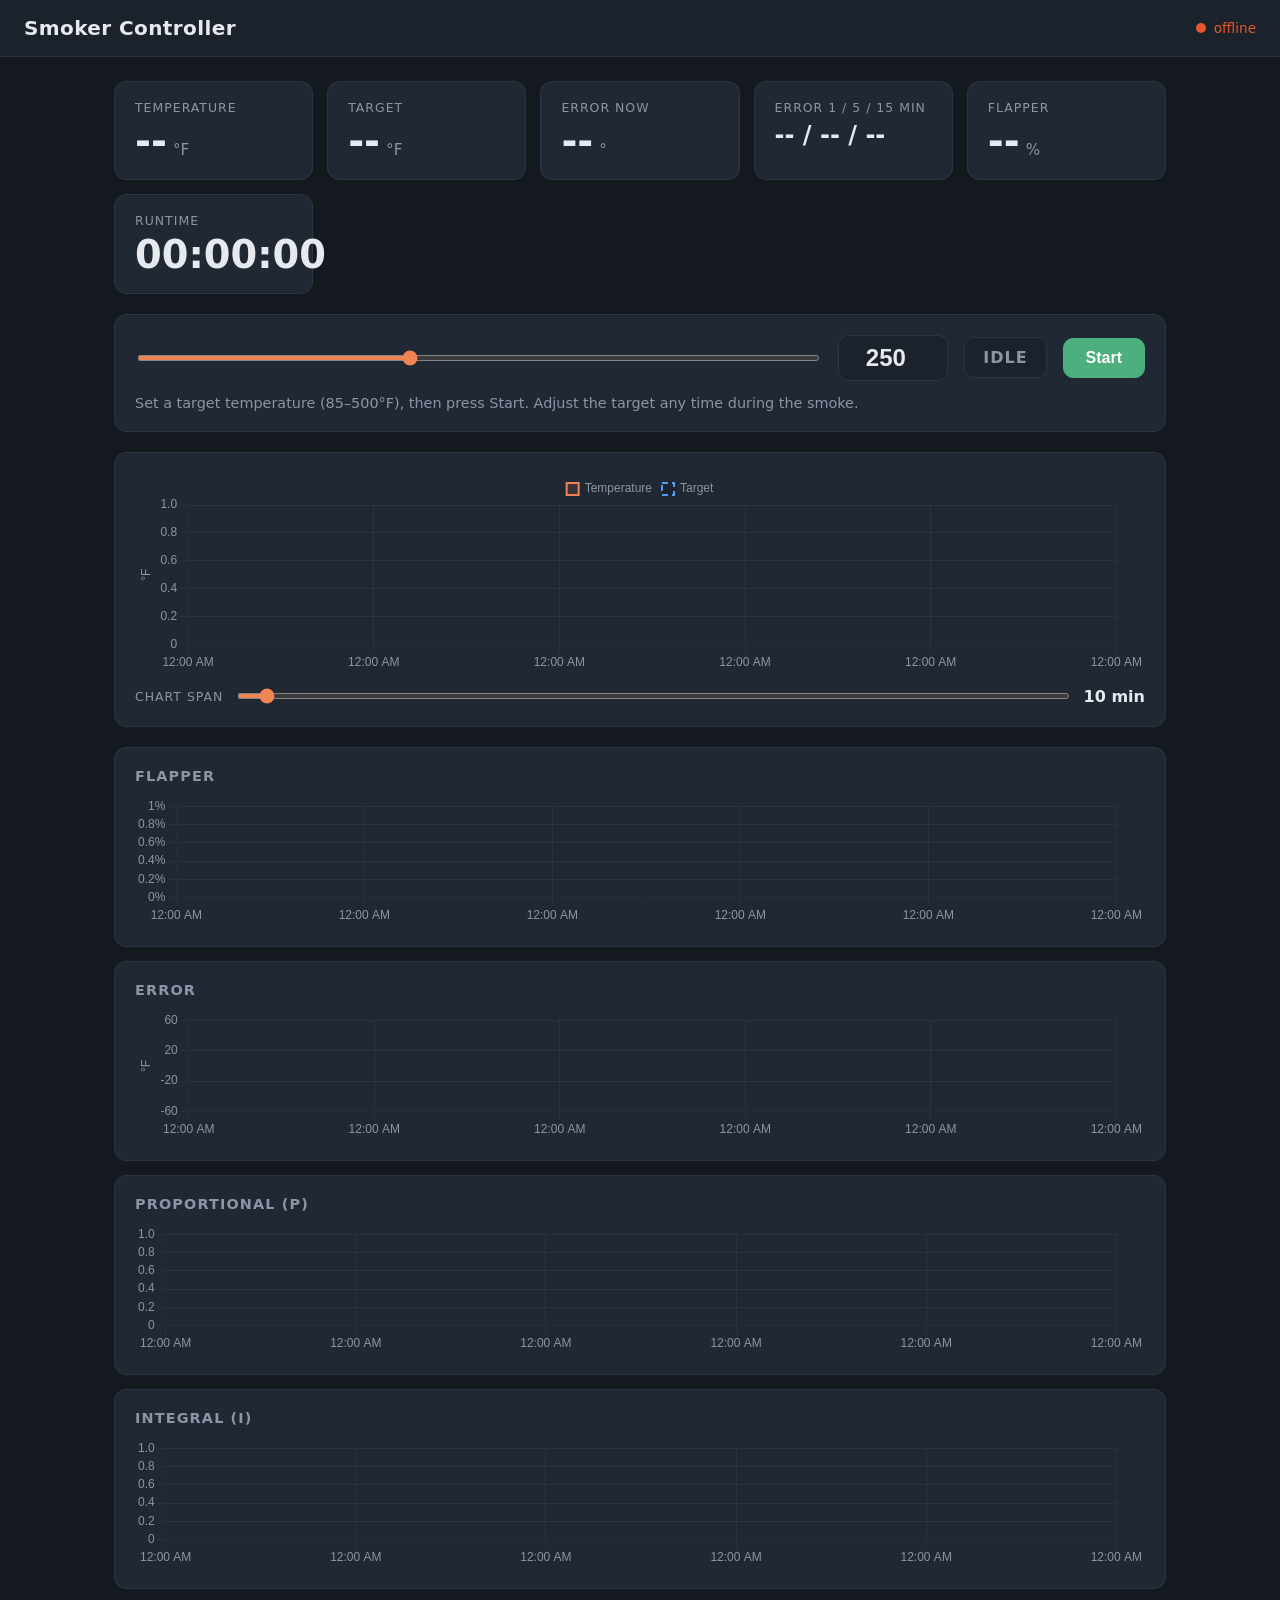
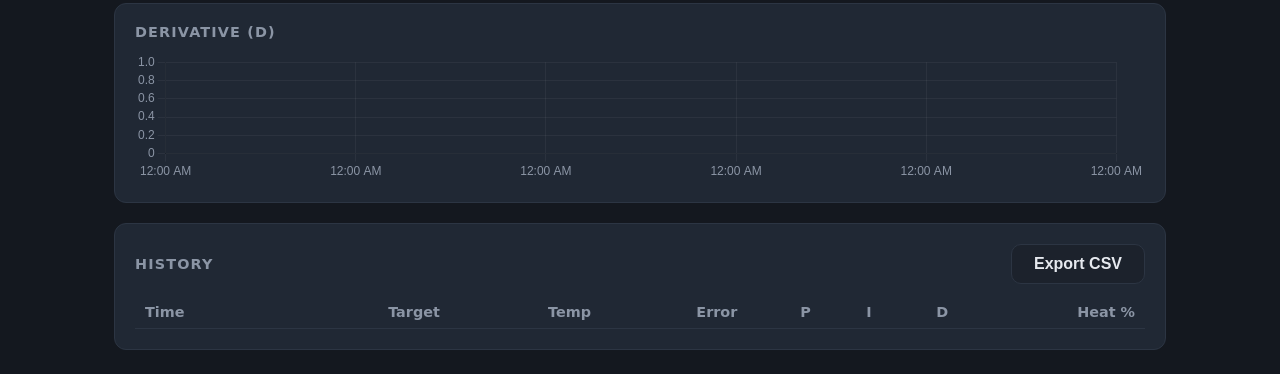
<file: public/index.html>
<!DOCTYPE html>
<html lang="en">
<head>
  <meta charset="utf-8">
  <meta name="viewport" content="width=device-width, initial-scale=1.0">
  <title>Smoker Controller</title>
  <link rel="stylesheet" href="assets/css/style.css">
</head>
<body>
  <header class="topbar">
    <h1>Smoker Controller</h1>
    <div class="connection" id="connection">
      <span class="dot"></span><span id="connection-text">connecting</span>
    </div>
  </header>

  <main class="layout">
    <section class="readouts">
      <div class="readout">
        <span class="label">Temperature</span>
        <div class="value-row">
          <span class="value" id="temp">--</span>
          <span class="unit" id="temp-unit">&deg;F</span>
        </div>
      </div>
      <div class="readout">
        <span class="label">Target</span>
        <div class="value-row">
          <span class="value" id="setpoint">--</span>
          <span class="unit" id="setpoint-unit">&deg;F</span>
        </div>
      </div>
      <div class="readout">
        <span class="label">Error now</span>
        <div class="value-row">
          <span class="value" id="error-now">--</span>
          <span class="unit">&deg;</span>
        </div>
      </div>
      <div class="readout">
        <span class="label">Error 1 / 5 / 15 min</span>
        <span class="value small" id="error-avg">-- / -- / --</span>
      </div>
      <div class="readout" id="flapper-readout">
        <span class="label">Flapper</span>
        <div class="value-row">
          <span class="value" id="heat">--</span>
          <span class="unit">%</span>
        </div>
        <span class="wood-warning">Add Wood</span>
      </div>
      <div class="readout">
        <span class="label">Runtime</span>
        <span class="value" id="runtime">00:00:00</span>
      </div>
    </section>

    <section class="card controls">
      <div class="setpoint-row">
        <input type="range" id="setpoint-slider" min="85" max="500" step="5" value="250">
        <input type="number" id="setpoint-input" min="85" max="500" step="5" value="250" aria-label="Target temperature">
        <div class="state-badge" id="state-badge">IDLE</div>
        <button id="start" class="btn btn-start" type="button">Start</button>
        <button id="stop" class="btn btn-stop" type="button" hidden>Stop</button>
      </div>
      <p class="hint" id="hint">Set a target temperature (85&ndash;500&deg;F), then press Start. Adjust the target any time during the smoke.</p>
    </section>

    <section class="card">
      <div class="chart-wrap chart-wrap-temps">
        <canvas id="chart-temps"></canvas>
      </div>
      <div class="time-span">
        <label for="time-span">Chart span</label>
        <input type="range" id="time-span" min="2" max="300" step="1" value="10">
        <output id="time-span-val">10 min</output>
      </div>
    </section>

    <section class="diagnostics">
      <div class="card">
        <h2 class="card-title">Flapper</h2>
        <div class="chart-wrap">
          <canvas id="chart-heat"></canvas>
        </div>
      </div>
      <div class="card">
        <h2 class="card-title">Error</h2>
        <div class="chart-wrap">
          <canvas id="chart-error"></canvas>
        </div>
      </div>
      <div class="card">
        <h2 class="card-title">Proportional (P)</h2>
        <div class="chart-wrap">
          <canvas id="chart-p"></canvas>
        </div>
      </div>
      <div class="card">
        <h2 class="card-title">Integral (I)</h2>
        <div class="chart-wrap">
          <canvas id="chart-i"></canvas>
        </div>
      </div>
      <div class="card">
        <h2 class="card-title">Derivative (D)</h2>
        <div class="chart-wrap">
          <canvas id="chart-d"></canvas>
        </div>
      </div>
    </section>

    <section class="card">
      <div class="table-head">
        <h2 class="card-title">History</h2>
        <button id="csv" class="btn" type="button">Export CSV</button>
      </div>
      <div class="table-wrap">
        <table id="history-table">
          <thead>
            <tr>
              <th>Time</th>
              <th>Target</th>
              <th>Temp</th>
              <th>Error</th>
              <th>P</th>
              <th>I</th>
              <th>D</th>
              <th>Heat %</th>
            </tr>
          </thead>
          <tbody></tbody>
        </table>
      </div>
    </section>
  </main>

  <script src="assets/js/chart.umd.min.js"></script>
  <script src="assets/js/app.js"></script>
</body>
</html>
</file>
<file: public/assets/css/style.css>
:root {
  --bg: #14181f;
  --bg-elevated: #1c222c;
  --card: #202834;
  --border: #2c3543;
  --text: #e6e9ef;
  --text-dim: #8b95a5;
  --accent: #ef8354;
  --good: #4caf7d;
  --danger: #e4572e;
  --info: #4f9cf9;
  --radius: 12px;
  --font: system-ui, -apple-system, "Segoe UI", Roboto, Helvetica, Arial, sans-serif;
}

* { box-sizing: border-box; }

body {
  margin: 0;
  background: var(--bg);
  color: var(--text);
  font-family: var(--font);
  font-size: 16px;
  min-height: 100vh;
}

.topbar {
  display: flex;
  align-items: center;
  justify-content: space-between;
  padding: 16px 24px;
  background: var(--bg-elevated);
  border-bottom: 1px solid var(--border);
}

.topbar h1 {
  margin: 0;
  font-size: 1.25rem;
  font-weight: 700;
  letter-spacing: 0.02em;
}

.connection {
  display: flex;
  align-items: center;
  gap: 8px;
  color: var(--text-dim);
  font-size: 0.85rem;
}

.connection .dot {
  width: 10px;
  height: 10px;
  border-radius: 50%;
  background: var(--text-dim);
}

.connection.online { color: var(--good); }
.connection.online .dot { background: var(--good); }
.connection.offline { color: var(--danger); }
.connection.offline .dot { background: var(--danger); }

.layout {
  max-width: 1100px;
  margin: 0 auto;
  padding: 24px;
  display: grid;
  gap: 20px;
}

.readouts {
  display: grid;
  grid-template-columns: repeat(auto-fit, minmax(190px, 1fr));
  gap: 14px;
}

.readout {
  background: var(--card);
  border: 1px solid var(--border);
  border-radius: var(--radius);
  padding: 18px 20px;
  display: flex;
  flex-direction: column;
  gap: 8px;
}

.readout .label {
  color: var(--text-dim);
  font-size: 0.78rem;
  text-transform: uppercase;
  letter-spacing: 0.08em;
}

.readout .value {
  font-size: 2.4rem;
  font-weight: 700;
  line-height: 1;
  font-variant-numeric: tabular-nums;
}

.readout .value-row {
  display: flex;
  align-items: baseline;
  gap: 6px;
}

.readout .value-row .unit {
  font-size: 0.95rem;
}

.readout .value.small {
  font-size: 1.5rem;
}

.readout .unit {
  color: var(--text-dim);
  font-size: 1rem;
}

.readout .wood-warning {
  display: none;
}

.readout.alert {
  background: var(--danger);
  border-color: var(--danger);
}

.readout.alert .label,
.readout.alert .value,
.readout.alert .unit,
.readout.alert .wood-warning {
  color: #fff;
}

.readout.alert .wood-warning {
  display: inline;
  font-weight: 700;
  text-transform: uppercase;
  letter-spacing: 0.5px;
}

.card {
  background: var(--card);
  border: 1px solid var(--border);
  border-radius: var(--radius);
  padding: 20px;
}

.card-title {
  margin: 0 0 12px;
  font-size: 0.9rem;
  font-weight: 600;
  color: var(--text-dim);
  text-transform: uppercase;
  letter-spacing: 0.08em;
}

.chart-wrap {
  position: relative;
  width: 100%;
}

.chart-wrap-temps { height: 200px; }
.diagnostics .chart-wrap { height: 130px; }

.chart-wrap canvas {
  position: absolute;
  inset: 0;
  width: 100% !important;
  height: 100% !important;
}

.controls .setpoint-row {
  display: flex;
  align-items: center;
  flex-wrap: wrap;
  gap: 16px;
}

#setpoint-slider {
  flex: 1;
  min-width: 200px;
  accent-color: var(--accent);
  height: 6px;
}

#setpoint-input {
  width: 110px;
  background: var(--bg-elevated);
  border: 1px solid var(--border);
  border-radius: 10px;
  color: var(--text);
  font-size: 1.5rem;
  font-weight: 700;
  text-align: center;
  padding: 8px;
  outline: none;
}

#setpoint-input:focus {
  border-color: var(--accent);
}

.btn {
  border: 1px solid var(--border);
  background: var(--bg-elevated);
  color: var(--text);
  padding: 10px 22px;
  border-radius: 10px;
  font-size: 1rem;
  font-weight: 600;
  cursor: pointer;
  transition: background 0.15s ease, transform 0.05s ease;
}

.btn:hover { background: var(--card); }
.btn:active { transform: scale(0.97); }

.btn-start {
  background: var(--good);
  border-color: var(--good);
  color: #fff;
}

.btn-start:hover { background: #3e9a6b; }

.btn-stop {
  background: var(--danger);
  border-color: var(--danger);
  color: #fff;
}

.btn-stop:hover { background: #c74a25; }

.state-badge {
  padding: 10px 18px;
  border-radius: 10px;
  font-weight: 700;
  letter-spacing: 0.06em;
  background: var(--bg-elevated);
  border: 1px solid var(--border);
  color: var(--text-dim);
}

.state-badge.running {
  background: rgba(239, 131, 84, 0.15);
  border-color: var(--accent);
  color: var(--accent);
}

.hint {
  margin: 14px 0 0;
  color: var(--text-dim);
  font-size: 0.9rem;
}

.time-span {
  display: flex;
  align-items: center;
  gap: 12px;
  margin-top: 14px;
}

.time-span label {
  color: var(--text-dim);
  font-size: 0.78rem;
  text-transform: uppercase;
  letter-spacing: 0.08em;
  white-space: nowrap;
}

.time-span input[type="range"] {
  flex: 1;
  min-width: 120px;
  accent-color: var(--accent);
  height: 6px;
}

.time-span output {
  min-width: 48px;
  text-align: right;
  color: var(--text);
  font-weight: 600;
  font-variant-numeric: tabular-nums;
}

.diagnostics {
  display: grid;
  grid-template-columns: 1fr;
  gap: 14px;
}

.table-head {
  display: flex;
  align-items: center;
  justify-content: space-between;
  margin-bottom: 12px;
}

.table-head .card-title { margin: 0; }

.table-wrap {
  overflow: auto;
  max-height: 360px;
}

table {
  width: 100%;
  border-collapse: collapse;
  font-size: 0.9rem;
  font-variant-numeric: tabular-nums;
}

th, td {
  padding: 8px 10px;
  text-align: right;
  border-bottom: 1px solid var(--border);
  white-space: nowrap;
}

th:first-child, td:first-child { text-align: left; }
th {
  position: sticky;
  top: 0;
  background: var(--card);
  color: var(--text-dim);
  font-weight: 600;
}

tbody tr:hover { background: rgba(255, 255, 255, 0.03); }

@media (max-width: 600px) {
  .readout .value { font-size: 1.9rem; }
  .chart-wrap-temps { height: 180px; }
  .diagnostics .chart-wrap { height: 110px; }
}
</file>
